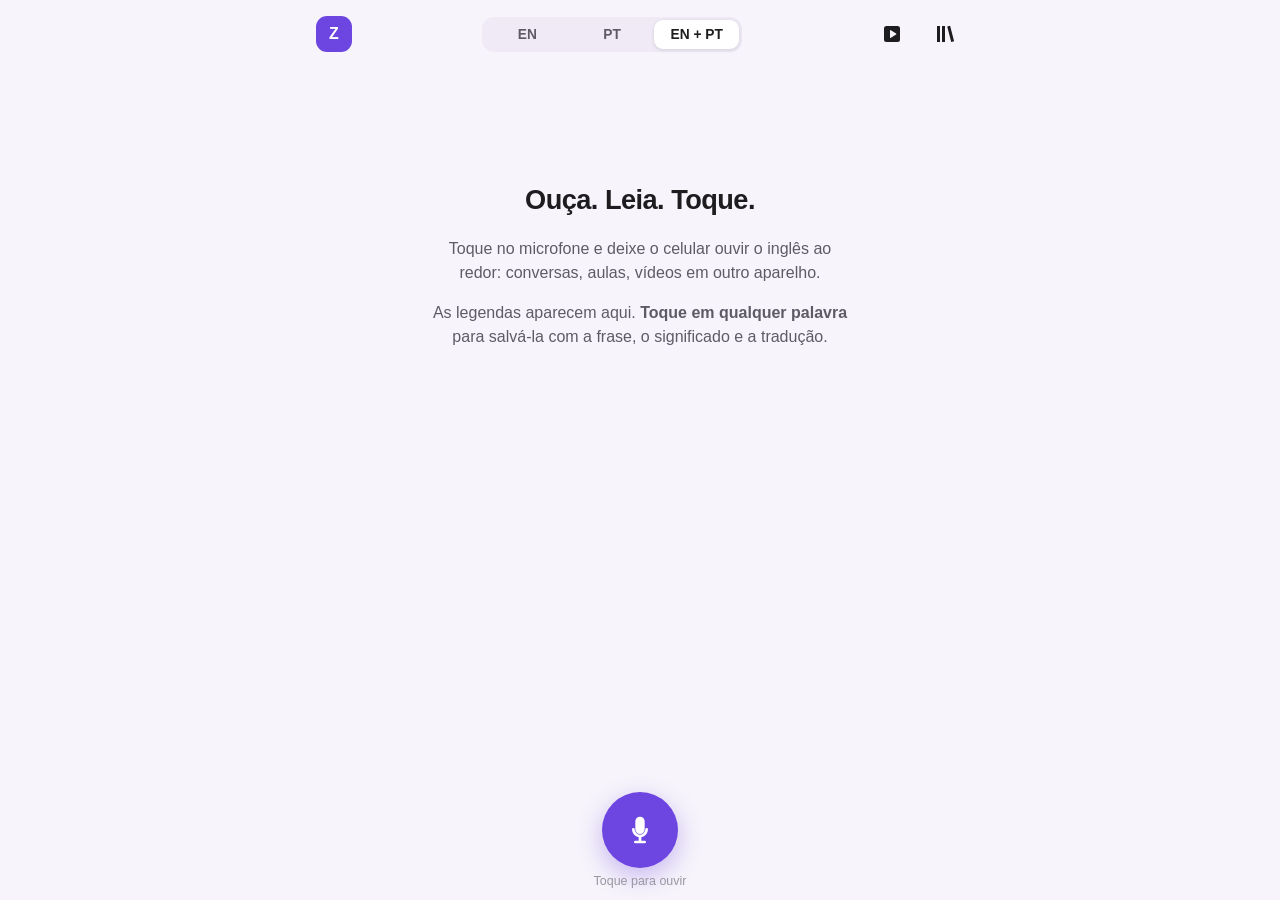
<file: listen.html>
<!DOCTYPE html>
<html lang="pt-BR">

<head>
    <meta charset="UTF-8">
    <meta name="viewport" content="width=device-width, initial-scale=1.0, viewport-fit=cover">
    <meta name="theme-color" content="#f7f4fb" media="(prefers-color-scheme: light)">
    <meta name="theme-color" content="#121214" media="(prefers-color-scheme: dark)">
    <meta name="apple-mobile-web-app-capable" content="yes">
    <meta name="mobile-web-app-capable" content="yes">
    <meta name="apple-mobile-web-app-title" content="ZWords Ouvir">
    <title>ZWords Ouvir</title>
    <link rel="manifest" href="listen.webmanifest">
    <link rel="icon" href="icons/icon-192.png">
    <link rel="apple-touch-icon" href="icons/icon-180.png">
    <link rel="stylesheet" href="listen.css?v=8">
</head>

<body>

    <main class="listen" id="listenApp">

        <header class="top">
            <a class="top-back" href="./" aria-label="Voltar ao ZWords">Z</a>

            <div class="modes" role="radiogroup" aria-label="Legendas">
                <button type="button" class="mode" data-mode="en" role="radio">EN</button>
                <button type="button" class="mode" data-mode="pt" role="radio">PT</button>
                <button type="button" class="mode" data-mode="both" role="radio">EN + PT</button>
            </div>

            <button type="button" class="icon-button" id="openVideo" aria-label="Vídeo do YouTube" aria-pressed="false">
                <svg viewBox="0 0 24 24" aria-hidden="true"><path d="M4 6.5A2.5 2.5 0 0 1 6.5 4h11A2.5 2.5 0 0 1 20 6.5v11a2.5 2.5 0 0 1-2.5 2.5h-11A2.5 2.5 0 0 1 4 17.5zm6 2.2v6.6a.6.6 0 0 0 .9.5l5.2-3.3a.6.6 0 0 0 0-1L10.9 8.2a.6.6 0 0 0-.9.5z"/></svg>
            </button>

            <button type="button" class="icon-button" id="openLibrary" aria-label="Minhas palavras">
                <svg viewBox="0 0 24 24" aria-hidden="true"><path d="M5 4h3v16H5zM10 4h3v16h-3zM15.2 4.6l2.9-.8 4 15.4-2.9.8z"/></svg>
                <span class="badge" id="libraryCount" hidden>0</span>
            </button>
        </header>

        <section class="video" id="videoPanel" hidden>
            <form class="video-form" id="videoForm">
                <input type="url" id="videoUrl" inputmode="url" placeholder="Cole o link do YouTube" autocomplete="off" autocapitalize="off" spellcheck="false">
                <button type="submit">Abrir</button>
            </form>
            <div class="video-frame" id="videoFrame" hidden><div id="ytPlayer"></div></div>
            <p class="video-status" id="videoStatus" hidden></p>
        </section>

        <section class="captions" id="captions" aria-live="polite">
            <div class="empty" id="emptyState">
                <h1>Ouça. Leia. Toque.</h1>
                <p>Toque no microfone e deixe o celular ouvir o inglês ao redor: conversas, aulas, vídeos em outro aparelho.</p>
                <p>As legendas aparecem aqui. <strong>Toque em qualquer palavra</strong> para salvá-la com a frase, o significado e a tradução.</p>
            </div>
            <div class="lines" id="lines"></div>
        </section>

        <button type="button" class="live-pill" id="jumpLive" hidden>↓ Ao vivo</button>

        <p class="notice" id="notice" hidden></p>

        <footer class="controls">
            <button type="button" class="mic" id="micButton" aria-label="Começar a ouvir">
                <svg class="mic-icon" viewBox="0 0 24 24" aria-hidden="true"><path d="M12 15a3.5 3.5 0 0 0 3.5-3.5v-6a3.5 3.5 0 0 0-7 0v6A3.5 3.5 0 0 0 12 15Zm6-3.5a1 1 0 1 0-2 0 4 4 0 0 1-8 0 1 1 0 1 0-2 0 6 6 0 0 0 5 5.91V20H8.5a1 1 0 1 0 0 2h7a1 1 0 1 0 0-2H13v-2.59a6 6 0 0 0 5-5.91Z"/></svg>
                <svg class="stop-icon" viewBox="0 0 24 24" aria-hidden="true"><rect x="6" y="6" width="12" height="12" rx="2.5"/></svg>
            </button>
            <p class="mic-label" id="micLabel">Toque para ouvir</p>
        </footer>

    </main>


    <!-- LIBRARY -->
    <section class="sheet" id="library" hidden aria-label="Minhas palavras">

        <header class="sheet-top">
            <button type="button" class="text-button" id="startReview">Revisar</button>
            <h2>Minhas palavras</h2>
            <button type="button" class="text-button strong" id="closeLibrary">OK</button>
        </header>

        <div class="search">
            <input type="search" id="librarySearch" placeholder="Buscar palavra, frase ou significado" autocomplete="off" autocapitalize="off" spellcheck="false">
        </div>

        <p class="pending-note" id="pendingNote" hidden></p>

        <ul class="word-list" id="wordList"></ul>

        <div class="library-empty" id="libraryEmpty" hidden>
            <p><strong>Nenhuma palavra ainda.</strong></p>
            <p>Toque em uma palavra das legendas para salvá-la aqui, junto com a frase em que apareceu.</p>
        </div>

        <footer class="sheet-footer">
            <span class="link-button version" id="appVersion"></span>
            <button type="button" class="link-button" id="exportLibrary">Exportar cópia</button>
            <label class="link-button">
                Importar
                <input type="file" id="importLibrary" accept="application/json" hidden>
            </label>
        </footer>

    </section>


    <!-- WORD DETAIL -->
    <section class="sheet" id="detail" hidden aria-label="Palavra">

        <header class="sheet-top">
            <button type="button" class="text-button" id="closeDetail">‹ Voltar</button>
            <h2></h2>
            <button type="button" class="text-button danger" id="deleteWord">Apagar</button>
        </header>

        <div class="detail-body" id="detailBody"></div>

    </section>


    <!-- REVIEW -->
    <section class="sheet" id="review" hidden aria-label="Revisão">

        <header class="sheet-top">
            <span></span>
            <h2 id="reviewTitle">Revisão</h2>
            <button type="button" class="text-button strong" id="closeReview">Fechar</button>
        </header>

        <div class="review-body" id="reviewBody"></div>

    </section>


    <script src="listen.js?v=18"></script>

</body>

</html>
</file>
<file: listen.css>
/* ============================================================
   ZWORDS OUVIR (live captions)
   ============================================================ */

:root {
    --bg: #f7f4fb;
    --surface: #ffffff;
    --surface-2: #efeaf6;
    --text: #1d1d1f;
    --text-2: #5f5b66;
    --text-3: #9a96a1;
    --accent: #6d45e0;
    --accent-soft: rgba(109, 69, 224, 0.14);
    --accent-text: #5a35cc;
    --live: #e5484d;
    --line: rgba(29, 29, 31, 0.08);
    --shadow: 0 10px 30px rgba(40, 20, 90, 0.12);
    --caption-size: 1.5rem;
    color-scheme: light dark;
}

@media (prefers-color-scheme: dark) {
    :root {
        --bg: #121214;
        --surface: #1c1c1f;
        --surface-2: #26232d;
        --text: #f4f3f6;
        --text-2: #b4b0bc;
        --text-3: #7a7682;
        --accent: #9d82ff;
        --accent-soft: rgba(157, 130, 255, 0.18);
        --accent-text: #b8a6ff;
        --line: rgba(255, 255, 255, 0.09);
        --shadow: 0 10px 30px rgba(0, 0, 0, 0.45);
    }
}

* {
    box-sizing: border-box;
    -webkit-tap-highlight-color: transparent;
}

html,
body {
    height: 100%;
    margin: 0;
}

body {
    background: var(--bg);
    color: var(--text);
    font-family: -apple-system, BlinkMacSystemFont, "Segoe UI", Roboto, sans-serif;
    -webkit-text-size-adjust: 100%;
    overscroll-behavior: none;
}

button,
input {
    font: inherit;
    color: inherit;
}

button {
    cursor: pointer;
}

[hidden] {
    display: none !important;
}

/* ---------- layout ---------- */

.listen {
    display: flex;
    flex-direction: column;
    height: 100vh;
    height: 100dvh;
    max-width: 680px;
    margin: 0 auto;
    padding:
        max(10px, env(safe-area-inset-top))
        0
        max(12px, env(safe-area-inset-bottom));
    position: relative;
}

.top {
    display: flex;
    align-items: center;
    gap: 12px;
    padding: 4px 16px 10px;
}

.top-back {
    display: grid;
    place-items: center;
    width: 36px;
    height: 36px;
    flex: none;
    border-radius: 11px;
    background: var(--accent);
    color: #fff;
    font-weight: 800;
    text-decoration: none;
}

.modes {
    display: flex;
    flex: 1;
    max-width: 260px;
    margin: 0 auto;
    padding: 3px;
    border-radius: 12px;
    background: var(--surface-2);
}

.mode {
    flex: 1;
    padding: 7px 4px;
    border: 0;
    border-radius: 9px;
    background: transparent;
    color: var(--text-2);
    font-size: 0.86rem;
    font-weight: 600;
    white-space: nowrap;
}

.mode[aria-checked="true"] {
    background: var(--surface);
    color: var(--text);
    box-shadow: 0 1px 4px rgba(0, 0, 0, 0.12);
}

.icon-button {
    position: relative;
    display: grid;
    place-items: center;
    width: 40px;
    height: 40px;
    flex: none;
    border: 0;
    border-radius: 12px;
    background: transparent;
}

.icon-button svg {
    width: 24px;
    height: 24px;
    fill: var(--text);
}

.badge {
    position: absolute;
    top: 0;
    right: -2px;
    min-width: 18px;
    padding: 1px 5px;
    border-radius: 9px;
    background: var(--accent);
    color: #fff;
    font-size: 0.7rem;
    font-weight: 700;
    line-height: 16px;
}

/* ---------- video ---------- */

.video {
    padding: 0 16px 8px;
}

.video-form {
    display: flex;
    gap: 8px;
}

.video-form input {
    flex: 1;
    min-width: 0;
    padding: 10px 14px;
    border: 0;
    border-radius: 12px;
    background: var(--surface-2);
    font-size: 1rem;
    outline: none;
}

.video-form button {
    padding: 10px 16px;
    border: 0;
    border-radius: 12px;
    background: var(--accent);
    color: #fff;
    font-weight: 700;
}

.video-frame {
    position: relative;
    margin-top: 10px;
    overflow: hidden;
    border-radius: 14px;
    background: #000;
    aspect-ratio: 16 / 9;
}

.video-frame iframe,
.video-frame #ytPlayer {
    position: absolute;
    inset: 0;
    width: 100%;
    height: 100%;
    border: 0;
}

.video-status {
    margin: 8px 2px 0;
    color: var(--text-2);
    font-size: 0.82rem;
    line-height: 1.4;
}

.icon-button[aria-pressed="true"] svg {
    fill: var(--accent);
}

.seek {
    display: inline-block;
    margin: 0 0 4px;
    padding: 1px 8px;
    border: 0;
    border-radius: 999px;
    background: var(--surface-2);
    color: var(--text-3);
    font-size: 0.72rem;
    font-weight: 600;
    font-variant-numeric: tabular-nums;
}

.video-mode .line.current .seek {
    background: var(--accent-soft);
    color: var(--accent-text);
}

.video-mode .lines {
    gap: 16px;
}

.video-mode .line .en {
    font-size: calc(var(--caption-size) * 0.78);
}

.video-mode .line.current .en {
    font-size: calc(var(--caption-size) * 0.9);
}

/* ---------- captions ---------- */

.captions {
    flex: 1;
    overflow-y: auto;
    padding: 8px 22px 24px;
    scroll-behavior: smooth;
    -webkit-overflow-scrolling: touch;
}

.empty {
    max-width: 420px;
    margin: 12vh auto 0;
    text-align: center;
    color: var(--text-2);
    line-height: 1.5;
}

.empty h1 {
    margin: 0 0 16px;
    color: var(--text);
    font-size: 1.7rem;
    letter-spacing: -0.02em;
}

.lines {
    display: flex;
    flex-direction: column;
    gap: 20px;
}

.line {
    opacity: 0.55;
    transition: opacity 0.25s ease;
}

.line.current {
    opacity: 1;
}

.en {
    margin: 0;
    font-size: calc(var(--caption-size) * 0.86);
    font-weight: 500;
    line-height: 1.42;
    letter-spacing: -0.01em;
}

.line.current .en {
    font-size: var(--caption-size);
    font-weight: 600;
}

.pt {
    margin: 6px 0 0;
    color: var(--text-2);
    font-size: 1.02rem;
    line-height: 1.42;
}

.line.current .pt {
    font-size: 1.15rem;
}

.mode-pt .pt {
    margin: 0;
    color: var(--text);
    font-size: calc(var(--caption-size) * 0.86);
    font-weight: 500;
}

.mode-pt .line.current .pt {
    font-size: var(--caption-size);
    font-weight: 600;
}

.mode-pt .en,
.mode-en .pt {
    display: none;
}

.mode-pt .pt.pending {
    color: var(--text-3);
}

.interim .en {
    color: var(--text-2);
}

.w {
    display: inline;
    padding: 1px 1px;
    border-radius: 6px;
    cursor: pointer;
    transition: background-color 0.2s ease, color 0.2s ease;
    -webkit-user-select: none;
    user-select: none;
}

.w.saved {
    color: var(--accent-text);
    text-decoration: underline;
    text-decoration-color: var(--accent-soft);
    text-decoration-thickness: 2px;
    text-underline-offset: 4px;
}

.w.flash {
    background: var(--accent-soft);
    color: var(--accent-text);
}

.live-pill {
    position: absolute;
    right: 18px;
    bottom: 132px;
    padding: 8px 14px;
    border: 0;
    border-radius: 999px;
    background: var(--surface);
    box-shadow: var(--shadow);
    font-size: 0.85rem;
    font-weight: 600;
}

/* ---------- notice + controls ---------- */

.notice {
    margin: 0 18px 4px;
    padding: 10px 14px;
    border-radius: 12px;
    background: var(--surface-2);
    color: var(--text-2);
    font-size: 0.86rem;
    line-height: 1.4;
}

.controls {
    display: flex;
    flex-direction: column;
    align-items: center;
    gap: 6px;
    padding-top: 10px;
}

.mic {
    display: grid;
    place-items: center;
    width: 76px;
    height: 76px;
    border: 0;
    border-radius: 50%;
    background: var(--accent);
    box-shadow: 0 8px 24px rgba(109, 69, 224, 0.35);
    transition: transform 0.15s ease, background-color 0.2s ease;
}

.mic:active {
    transform: scale(0.94);
}

.mic svg {
    width: 32px;
    height: 32px;
    fill: #fff;
}

.mic .stop-icon {
    display: none;
}

.listening .mic {
    background: var(--live);
    box-shadow: 0 8px 24px rgba(229, 72, 77, 0.35);
    animation: pulse 1.8s ease-in-out infinite;
}

.listening .mic .mic-icon {
    display: none;
}

.listening .mic .stop-icon {
    display: block;
}

@keyframes pulse {
    0%, 100% { box-shadow: 0 0 0 0 rgba(229, 72, 77, 0.35); }
    50% { box-shadow: 0 0 0 14px rgba(229, 72, 77, 0); }
}

.mic-label {
    margin: 0;
    color: var(--text-3);
    font-size: 0.78rem;
}

/* meaning balloon over the tapped word */

.lines {
    position: relative;
}

.bubble {
    position: absolute;
    z-index: 5;
    max-width: min(80%, 320px);
    padding: 8px 13px 9px;
    border-radius: 13px;
    background: var(--text);
    color: var(--bg);
    font-size: 1.02rem;
    font-weight: 650;
    line-height: 1.3;
    box-shadow: var(--shadow);
    pointer-events: none;
    animation: bubble-in 0.16s ease-out;
    transition: opacity 0.2s ease;
}

.bubble::after {
    content: "";
    position: absolute;
    left: var(--arrow-x, 50%);
    bottom: -5px;
    width: 11px;
    height: 11px;
    border-radius: 2px;
    background: inherit;
    transform: translateX(-50%) rotate(45deg);
}

.bubble.below::after {
    top: -5px;
    bottom: auto;
}

.bubble.out {
    opacity: 0;
}

.bubble-label {
    display: block;
    margin-bottom: 2px;
    font-size: 0.74rem;
    font-weight: 700;
    opacity: 0.68;
}

.bubble-text.loading {
    opacity: 0.6;
}

@keyframes bubble-in {
    from { opacity: 0; transform: translateY(4px) scale(0.96); }
    to { opacity: 1; transform: none; }
}

/* ---------- sheets (library, detail, review) ---------- */

.sheet {
    position: fixed;
    inset: 0;
    z-index: 10;
    display: flex;
    flex-direction: column;
    max-width: 680px;
    margin: 0 auto;
    padding-top: env(safe-area-inset-top);
    padding-bottom: env(safe-area-inset-bottom);
    background: var(--bg);
    animation: sheet-in 0.22s ease;
}

@keyframes sheet-in {
    from { opacity: 0; transform: translateY(16px); }
    to { opacity: 1; transform: none; }
}

.sheet-top {
    display: grid;
    grid-template-columns: 1fr auto 1fr;
    align-items: center;
    padding: 10px 12px;
    border-bottom: 1px solid var(--line);
}

.sheet-top h2 {
    margin: 0;
    font-size: 1rem;
    font-weight: 700;
    text-align: center;
}

.sheet-top > :first-child {
    justify-self: start;
}

.sheet-top > :last-child {
    justify-self: end;
}

.text-button,
.link-button {
    padding: 8px 6px;
    border: 0;
    background: none;
    color: var(--accent-text);
    font-size: 0.98rem;
}

.text-button.strong {
    font-weight: 700;
}

.text-button.danger {
    color: var(--live);
}

.text-button:disabled {
    color: var(--text-3);
}

.search {
    padding: 10px 16px 6px;
}

.search input {
    width: 100%;
    padding: 10px 14px;
    border: 0;
    border-radius: 12px;
    background: var(--surface-2);
    font-size: 1rem;
    outline: none;
}

.pending-note {
    margin: 4px 16px 6px;
    padding: 8px 12px;
    border-radius: 10px;
    background: var(--surface-2);
    color: var(--text-2);
    font-size: 0.8rem;
    line-height: 1.35;
}

.word-list {
    flex: 1;
    overflow-y: auto;
    margin: 0;
    padding: 0 0 20px;
    list-style: none;
}

.word-item {
    display: flex;
    align-items: center;
    gap: 12px;
    width: 100%;
    padding: 12px 18px;
    border: 0;
    border-bottom: 1px solid var(--line);
    background: none;
    text-align: left;
}

.word-main {
    flex: 1;
    min-width: 0;
}

.word-head {
    display: block;
    font-size: 1.05rem;
    font-weight: 650;
}

.word-pos,
.detail-pos {
    color: var(--text-3);
    font-size: 0.78rem;
    font-weight: 500;
}

.detail-pos {
    margin: 2px 0 0;
    font-size: 0.9rem;
}

.context-label {
    margin-right: 4px;
    color: var(--text-3);
    font-size: 0.72rem;
    font-weight: 600;
    letter-spacing: 0.04em;
    text-transform: uppercase;
}

.card-top {
    margin: 0 0 8px;
    color: var(--accent-text);
    font-size: 1.1rem;
    font-weight: 700;
}

.word-gloss {
    display: block;
    overflow: hidden;
    margin-top: 2px;
    color: var(--text-2);
    font-size: 0.9rem;
    text-overflow: ellipsis;
    white-space: nowrap;
}

.word-count {
    padding: 2px 8px;
    border-radius: 999px;
    background: var(--surface-2);
    color: var(--text-2);
    font-size: 0.75rem;
    font-weight: 700;
}

.library-empty {
    padding: 40px 30px;
    color: var(--text-2);
    text-align: center;
    line-height: 1.5;
}

.sheet-footer {
    display: flex;
    justify-content: center;
    gap: 18px;
    padding: 8px;
    border-top: 1px solid var(--line);
}

.link-button {
    color: var(--text-3);
    font-size: 0.85rem;
}

/* detail */

.detail-body,
.review-body {
    flex: 1;
    overflow-y: auto;
    padding: 18px 18px 30px;
}

.detail-head {
    display: flex;
    align-items: center;
    gap: 12px;
    margin-bottom: 18px;
}

.detail-head h3 {
    margin: 0;
    font-size: 2rem;
    letter-spacing: -0.02em;
}

.speak {
    display: grid;
    place-items: center;
    width: 38px;
    height: 38px;
    border: 0;
    border-radius: 50%;
    background: var(--accent-soft);
    color: var(--accent-text);
    font-size: 1.05rem;
}

.translations {
    padding: 14px 16px;
    border-radius: 16px;
    background: var(--surface);
    line-height: 1.5;
}

.translations p {
    margin: 0 0 6px;
}

.translations p:last-child {
    margin-bottom: 0;
}

.translations em {
    margin-right: 4px;
    color: var(--text-3);
    font-size: 0.82rem;
    font-style: normal;
}

.translations strong {
    color: var(--accent-text);
}

.bubble-text.words {
    font-weight: 500;
}

.bubble-text strong {
    font-weight: 800;
}

.section-label {
    margin: 22px 0 8px;
    color: var(--text-3);
    font-size: 0.75rem;
    font-weight: 700;
    letter-spacing: 0.06em;
    text-transform: uppercase;
}

.context {
    margin-bottom: 12px;
    padding: 14px 16px;
    border-radius: 16px;
    background: var(--surface);
}

.context-gloss {
    margin: 0 0 6px;
    color: var(--accent-text);
    font-weight: 700;
}

.context-definition {
    margin: 0 0 10px;
    color: var(--text-2);
    font-size: 0.92rem;
    line-height: 1.4;
}

.context-sentence {
    margin: 0 0 6px;
    font-size: 1.05rem;
    line-height: 1.45;
}

.context-sentence mark {
    background: none;
    color: var(--accent-text);
    font-weight: 700;
}

.context-translation {
    margin: 0;
    color: var(--text-2);
    line-height: 1.4;
}

.context-meta {
    display: flex;
    justify-content: space-between;
    margin-top: 10px;
    color: var(--text-3);
    font-size: 0.75rem;
}

.context-meta button {
    padding: 0;
    border: 0;
    background: none;
    color: var(--text-3);
    font-size: 0.75rem;
}

.senses {
    margin: 0;
    padding-left: 20px;
    color: var(--text-2);
    line-height: 1.45;
}

.senses li {
    margin-bottom: 6px;
}

.source-note {
    margin: 14px 0 0;
    color: var(--text-3);
    font-size: 0.75rem;
    line-height: 1.4;
}

.senses em {
    color: var(--text-3);
    font-style: normal;
    font-size: 0.82rem;
}

/* review */

.card {
    padding: 22px;
    border-radius: 22px;
    background: var(--surface);
    box-shadow: var(--shadow);
}

.card h3 {
    display: flex;
    align-items: center;
    justify-content: space-between;
    margin: 0 0 14px;
    font-size: 2rem;
}

.card .context-sentence {
    font-size: 1.2rem;
}

.card-answer {
    margin-top: 16px;
    padding-top: 14px;
    border-top: 1px solid var(--line);
}

.review-actions {
    display: flex;
    gap: 12px;
    margin-top: 22px;
}

.review-actions button {
    flex: 1;
    padding: 15px;
    border: 0;
    border-radius: 14px;
    background: var(--accent);
    color: #fff;
    font-weight: 700;
}

.review-actions .again {
    background: #e8833a;
}

.review-actions .good {
    background: #2f9e5d;
}

.review-done {
    padding: 50px 20px;
    color: var(--text-2);
    text-align: center;
    line-height: 1.5;
}

.review-done button {
    margin-top: 12px;
}

@media (min-width: 700px) {
    :root {
        --caption-size: 1.8rem;
    }
}

@media (prefers-reduced-motion: reduce) {
    *,
    *::before,
    *::after {
        animation: none !important;
        transition: none !important;
    }
}

/* In video mode the microphone is only the fallback: keep it small. */
.video-mode .controls {
    padding-top: 4px;
}

.video-mode .mic {
    width: 52px;
    height: 52px;
}

.video-mode .mic svg {
    width: 24px;
    height: 24px;
}

.video-mode .mic-label {
    display: none;
}
</file>
